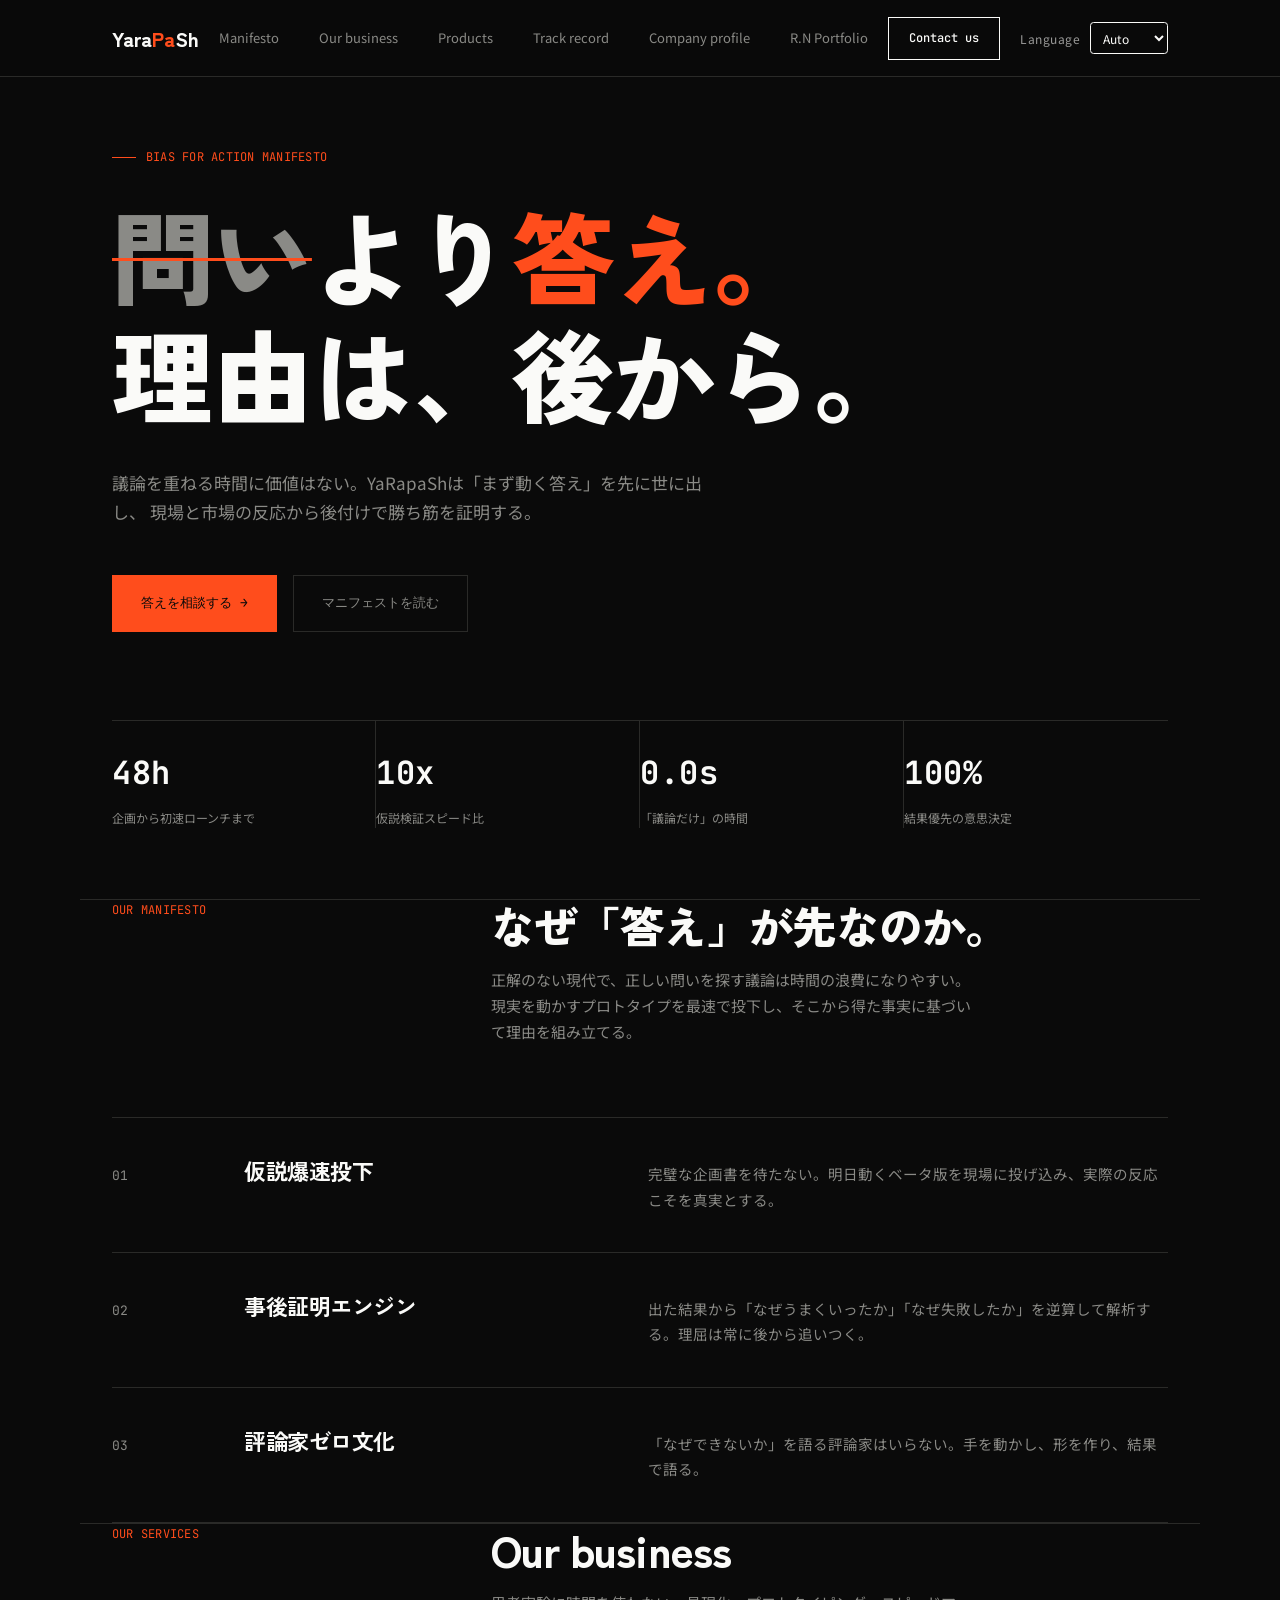
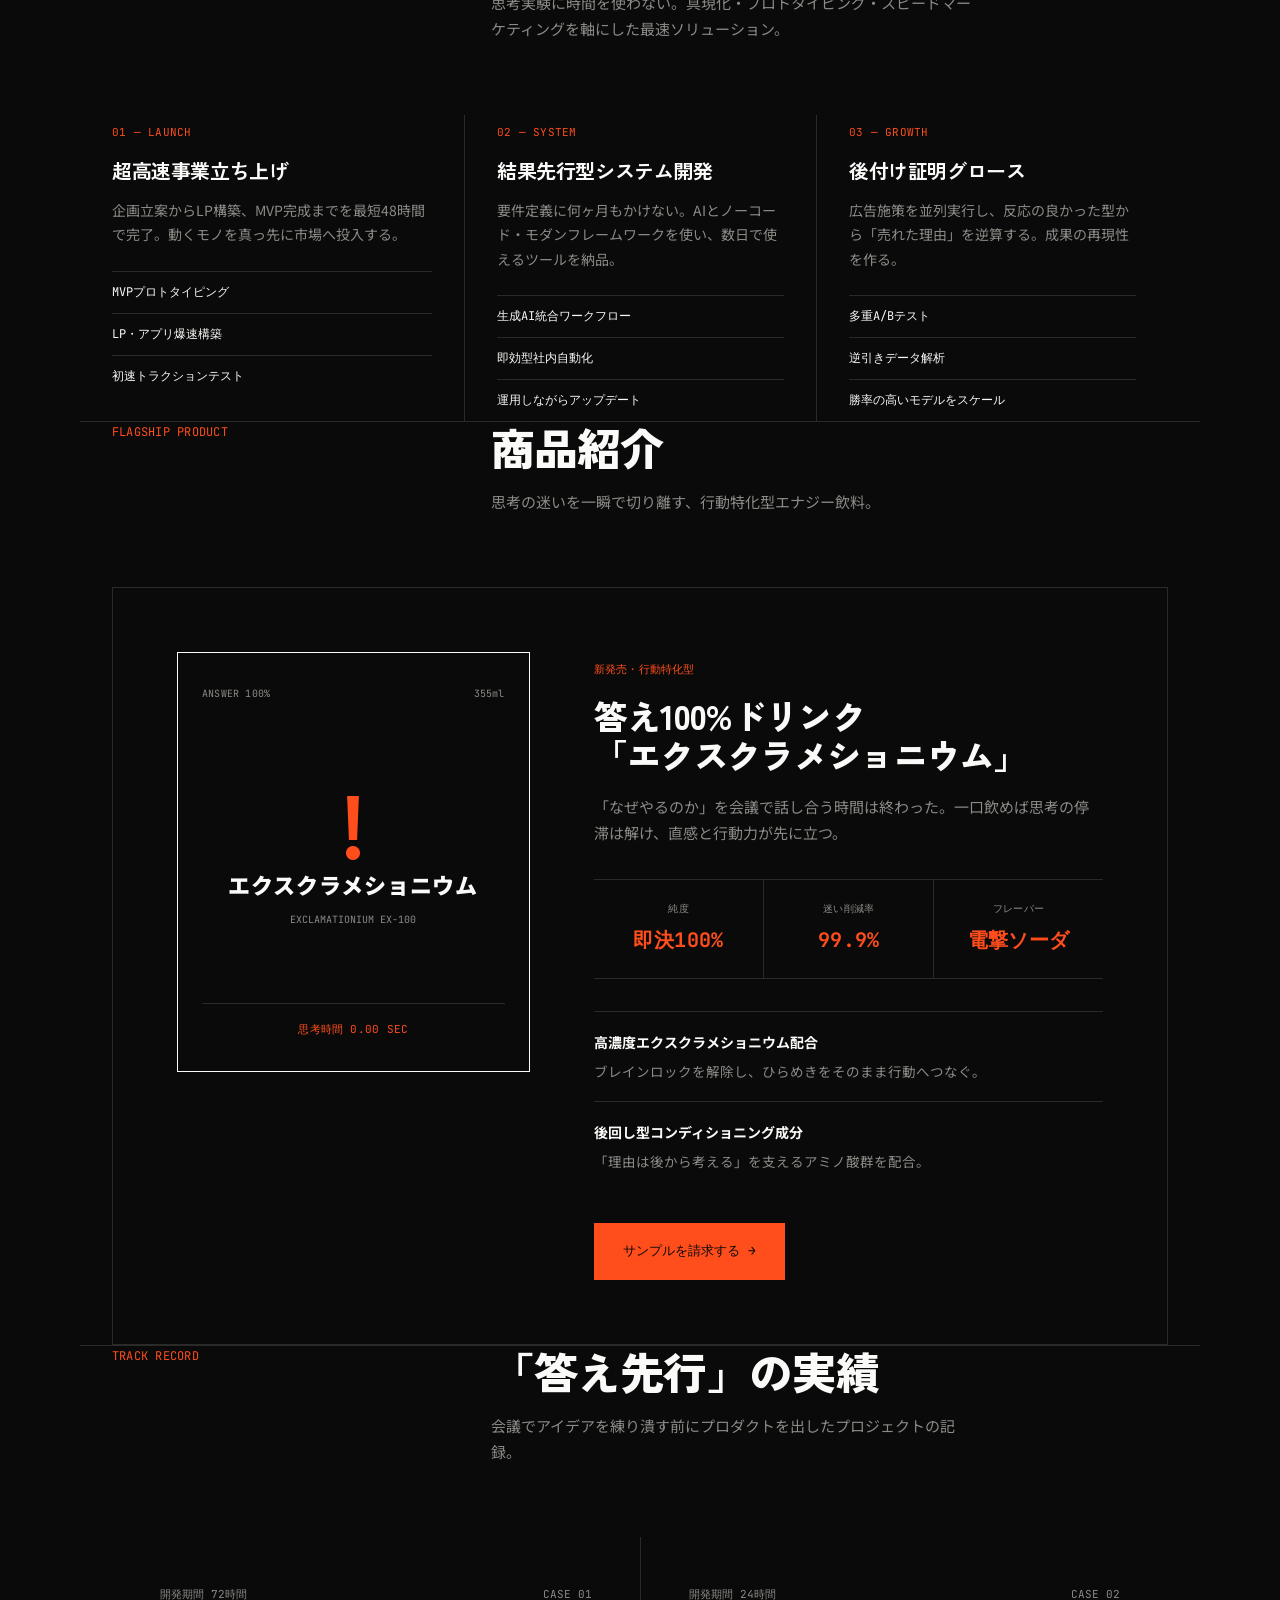
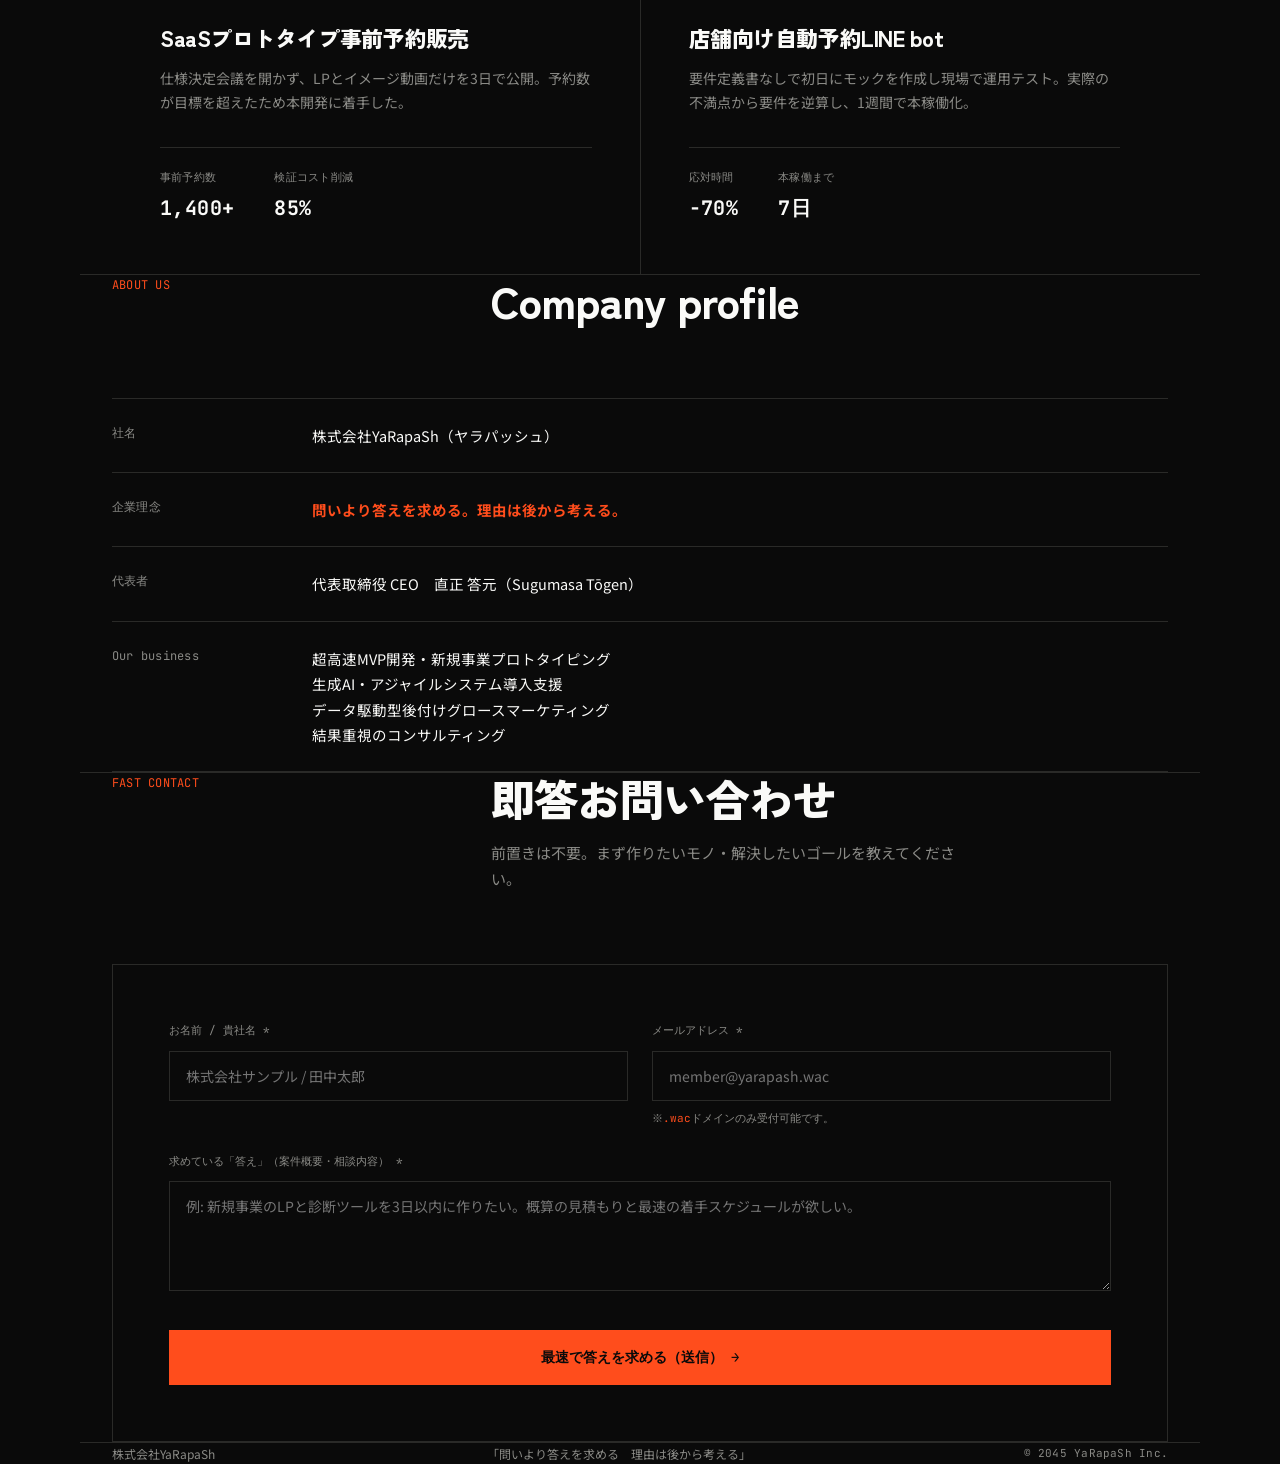
<file: index.html>
<!DOCTYPE html>
<html lang="ja">

<head>
    <meta charset="UTF-8">
    <meta name="viewport" content="width=device-width, initial-scale=1.0">
    <title>YaRapaSh | 問いより答え。</title>
    <link rel="preconnect" href="https://fonts.googleapis.com">
    <link rel="preconnect" href="https://fonts.gstatic.com" crossorigin>
    <link
        href="https://fonts.googleapis.com/css2?family=Zen+Kaku+Gothic+New:wght@500;700;900&family=Noto+Sans+JP:wght@400;500;700&family=JetBrains+Mono:wght@400;500;700&display=swap"
        rel="stylesheet">
    <link rel="stylesheet" href="src/style_ea9010e3.css">

<style>[data-language-host]{flex-wrap:wrap;gap:.75rem;min-height:fit-content}@media(max-width:640px){[data-language-host]{height:auto;padding-top:.75rem;padding-bottom:.75rem}[data-language-host] .site-language{margin:0}}</style>
</head>

<body>

    <header>
        <div class="nav-inner">
            <a href="#" class="logo">Yara<span>Pa</span>Sh</a>
            <nav class="links">
                <a href="#philosophy">マニフェスト</a>
                <a href="#services">事業内容</a>
                <a href="#product">プロダクト</a>
                <a href="#cases">実績</a>
                <a href="#company">会社概要</a>
                <a href="./RN-portfolio.html">R.N Portfolio</a>
            </nav>
            <a href="#contact" class="nav-cta">相談する</a>
        </div>
    </header>

    <section class="hero wrap" style="border-left:none;border-right:none;">
        <div class="hero-eyebrow mono">BIAS FOR ACTION MANIFESTO</div>
        <h1>
            <span class="hero-old">問い</span>より<span style="color:var(--accent)">答え。</span><br>
            理由は、後から。
        </h1>
        <p class="hero-lede">
            議論を重ねる時間に価値はない。YaRapaShは「まず動く答え」を先に世に出し、
            現場と市場の反応から後付けで勝ち筋を証明する。
        </p>
        <div class="hero-actions">
            <a href="#contact" class="btn-primary">答えを相談する →</a>
            <a href="#philosophy" class="btn-ghost">マニフェストを読む</a>
        </div>

        <div class="stat-row">
            <div class="stat">
                <div class="stat-num mono">48h</div>
                <div class="stat-label">企画から初速ローンチまで</div>
            </div>
            <div class="stat">
                <div class="stat-num mono">10x</div>
                <div class="stat-label">仮説検証スピード比</div>
            </div>
            <div class="stat">
                <div class="stat-num mono">0.0s</div>
                <div class="stat-label">「議論だけ」の時間</div>
            </div>
            <div class="stat">
                <div class="stat-num mono">100%</div>
                <div class="stat-label">結果優先の意思決定</div>
            </div>
        </div>
    </section>

    <section id="philosophy" class="wrap">
        <div class="sec-head">
            <span class="sec-eyebrow mono">OUR MANIFESTO</span>
            <div>
                <h2>なぜ「答え」が先なのか。</h2>
                <p class="sec-desc" style="margin-top:16px;">
                    正解のない現代で、正しい問いを探す議論は時間の浪費になりやすい。
                    現実を動かすプロトタイプを最速で投下し、そこから得た事実に基づいて理由を組み立てる。
                </p>
            </div>
        </div>

        <div class="principle-list">
            <div class="principle">
                <span class="principle-num mono">01</span>
                <h3>仮説爆速投下</h3>
                <p>完璧な企画書を待たない。明日動くベータ版を現場に投げ込み、実際の反応こそを真実とする。</p>
            </div>
            <div class="principle">
                <span class="principle-num mono">02</span>
                <h3>事後証明エンジン</h3>
                <p>出た結果から「なぜうまくいったか」「なぜ失敗したか」を逆算して解析する。理屈は常に後から追いつく。</p>
            </div>
            <div class="principle">
                <span class="principle-num mono">03</span>
                <h3>評論家ゼロ文化</h3>
                <p>「なぜできないか」を語る評論家はいらない。手を動かし、形を作り、結果で語る。</p>
            </div>
        </div>
    </section>

    <section id="services" class="wrap">
        <div class="sec-head">
            <span class="sec-eyebrow mono">OUR SERVICES</span>
            <div>
                <h2>事業内容</h2>
                <p class="sec-desc" style="margin-top:16px;">
                    思考実験に時間を使わない。具現化・プロトタイピング・スピードマーケティングを軸にした最速ソリューション。
                </p>
            </div>
        </div>

        <div class="service-grid">
            <div class="service">
                <span class="service-tag mono">01 — LAUNCH</span>
                <h3>超高速事業立ち上げ</h3>
                <p>企画立案からLP構築、MVP完成までを最短48時間で完了。動くモノを真っ先に市場へ投入する。</p>
                <ul>
                    <li>MVPプロトタイピング</li>
                    <li>LP・アプリ爆速構築</li>
                    <li>初速トラクションテスト</li>
                </ul>
            </div>
            <div class="service">
                <span class="service-tag mono">02 — SYSTEM</span>
                <h3>結果先行型システム開発</h3>
                <p>要件定義に何ヶ月もかけない。AIとノーコード・モダンフレームワークを使い、数日で使えるツールを納品。</p>
                <ul>
                    <li>生成AI統合ワークフロー</li>
                    <li>即効型社内自動化</li>
                    <li>運用しながらアップデート</li>
                </ul>
            </div>
            <div class="service">
                <span class="service-tag mono">03 — GROWTH</span>
                <h3>後付け証明グロース</h3>
                <p>広告施策を並列実行し、反応の良かった型から「売れた理由」を逆算する。成果の再現性を作る。</p>
                <ul>
                    <li>多重A/Bテスト</li>
                    <li>逆引きデータ解析</li>
                    <li>勝率の高いモデルをスケール</li>
                </ul>
            </div>
        </div>
    </section>

    <section id="product" class="wrap">
        <div class="sec-head">
            <span class="sec-eyebrow mono">FLAGSHIP PRODUCT</span>
            <div>
                <h2>商品紹介</h2>
                <p class="sec-desc" style="margin-top:16px;">
                    思考の迷いを一瞬で切り離す、行動特化型エナジー飲料。
                </p>
            </div>
        </div>

        <div class="product-panel">
            <div class="can">
                <div class="can-top mono">
                    <span>ANSWER 100%</span>
                    <span>355ml</span>
                </div>
                <div>
                    <div class="can-mark">!</div>
                    <div class="can-name">
                        <div class="jp">エクスクラメショニウム</div>
                        <div class="en">EXCLAMATIONIUM EX-100</div>
                    </div>
                </div>
                <div class="can-bottom mono">思考時間 0.00 SEC</div>
            </div>

            <div class="product-copy">
                <span class="service-tag mono">新発売・行動特化型</span>
                <h3 style="margin-top:16px;">答え100%ドリンク<br>「エクスクラメショニウム」</h3>
                <p>「なぜやるのか」を会議で話し合う時間は終わった。一口飲めば思考の停滞は解け、直感と行動力が先に立つ。</p>

                <div class="spec-row">
                    <div class="spec">
                        <div class="spec-label mono">純度</div>
                        <div class="spec-val mono">即決100%</div>
                    </div>
                    <div class="spec">
                        <div class="spec-label mono">迷い削減率</div>
                        <div class="spec-val mono">99.9%</div>
                    </div>
                    <div class="spec">
                        <div class="spec-label mono">フレーバー</div>
                        <div class="spec-val mono">電撃ソーダ</div>
                    </div>
                </div>

                <div class="feature-line">
                    <div>
                        <b>高濃度エクスクラメショニウム配合</b>
                        <span class="sub">ブレインロックを解除し、ひらめきをそのまま行動へつなぐ。</span>
                    </div>
                </div>
                <div class="feature-line">
                    <div>
                        <b>後回し型コンディショニング成分</b>
                        <span class="sub">「理由は後から考える」を支えるアミノ酸群を配合。</span>
                    </div>
                </div>

                <div style="margin-top:32px;">
                    <a href="#contact" class="btn-primary">サンプルを請求する →</a>
                </div>
            </div>
        </div>
    </section>

    <section id="cases" class="wrap">
        <div class="sec-head">
            <span class="sec-eyebrow mono">TRACK RECORD</span>
            <div>
                <h2>「答え先行」の実績</h2>
                <p class="sec-desc" style="margin-top:16px;">
                    会議でアイデアを練り潰す前にプロダクトを出したプロジェクトの記録。
                </p>
            </div>
        </div>

        <div class="case-grid">
            <div class="case">
                <div class="case-meta">
                    <span>開発期間 72時間</span>
                    <span>CASE 01</span>
                </div>
                <h3>SaaSプロトタイプ事前予約販売</h3>
                <p>仕様決定会議を開かず、LPとイメージ動画だけを3日で公開。予約数が目標を超えたため本開発に着手した。</p>
                <div class="case-figs">
                    <div>
                        <div class="fig-label mono">事前予約数</div>
                        <div class="fig-val mono">1,400+</div>
                    </div>
                    <div>
                        <div class="fig-label mono">検証コスト削減</div>
                        <div class="fig-val mono">85%</div>
                    </div>
                </div>
            </div>
            <div class="case">
                <div class="case-meta">
                    <span>開発期間 24時間</span>
                    <span>CASE 02</span>
                </div>
                <h3>店舗向け自動予約LINE bot</h3>
                <p>要件定義書なしで初日にモックを作成し現場で運用テスト。実際の不満点から要件を逆算し、1週間で本稼働化。</p>
                <div class="case-figs">
                    <div>
                        <div class="fig-label mono">応対時間</div>
                        <div class="fig-val mono">-70%</div>
                    </div>
                    <div>
                        <div class="fig-label mono">本稼働まで</div>
                        <div class="fig-val mono">7日</div>
                    </div>
                </div>
            </div>
        </div>
    </section>

    <section id="company" class="wrap company-table">
        <div class="sec-head">
            <span class="sec-eyebrow mono">ABOUT US</span>
            <h2>会社概要</h2>
        </div>

        <dl>
            <div class="row">
                <dt class="mono">社名</dt>
                <dd>株式会社YaRapaSh（ヤラパッシュ）</dd>
            </div>
            <div class="row">
                <dt class="mono">企業理念</dt>
                <dd class="highlight">問いより答えを求める。理由は後から考える。</dd>
            </div>
            <div class="row">
                <dt class="mono">代表者</dt>
                <dd>代表取締役 CEO　直正 答元（Sugumasa Tōgen）</dd>
            </div>
            <div class="row">
                <dt class="mono">事業内容</dt>
                <dd>
                    超高速MVP開発・新規事業プロトタイピング<br>
                    生成AI・アジャイルシステム導入支援<br>
                    データ駆動型後付けグロースマーケティング<br>
                    結果重視のコンサルティング
                </dd>
            </div>
        </dl>
    </section>

    <section id="contact" class="wrap">
        <div class="sec-head">
            <span class="sec-eyebrow mono">FAST CONTACT</span>
            <div>
                <h2>即答お問い合わせ</h2>
                <p class="sec-desc" style="margin-top:16px;">
                    前置きは不要。まず作りたいモノ・解決したいゴールを教えてください。
                </p>
            </div>
        </div>

        <div class="contact-panel">
            <form id="contact-form" onsubmit="handleContactSubmit(event)" novalidate>
                <div class="field-row">
                    <div>
                        <label for="contact-name">お名前 / 貴社名 *</label>
                        <input type="text" id="contact-name" required placeholder="株式会社サンプル / 田中太郎">
                    </div>
                    <div>
                        <label for="contact-email">メールアドレス *</label>
                        <input type="text" id="contact-email" required placeholder="member@yarapash.wac">
                        <div class="hint">※<span class="dom">.wac</span>ドメインのみ受付可能です。</div>
                        <div id="email-error" class="field-error">
                            <span>&#9888;</span>
                            <span>.wacドメインのメールアドレスを入力してください（例: name@yarapash.wac）</span>
                        </div>
                    </div>
                </div>

                <div style="margin-bottom:32px;">
                    <label for="contact-message">求めている「答え」（案件概要・相談内容） *</label>
                    <textarea id="contact-message" rows="4" required
                        placeholder="例: 新規事業のLPと診断ツールを3日以内に作りたい。概算の見積もりと最速の着手スケジュールが欲しい。"></textarea>
                </div>

                <button type="submit" class="submit-btn">最速で答えを求める（送信） →</button>
            </form>

            <div id="contact-success" class="success-box">
                送信完了しました。担当者より初期ソリューション（答え）をご返信いたします。
            </div>
        </div>
    </section>

    <footer class="wrap">
        <div class="footer-inner">
            <span>株式会社YaRapaSh</span>
            <span>「問いより答えを求める　理由は後から考える」</span>
            <span class="mono">&copy; 2045 YaRapaSh Inc.</span>
        </div>
    </footer>
    <script src="src/script_da584575.js"></script>
<script defer src="i18n.js?v=20261102-ui2" data-language-target=".nav-inner" data-site="YaRapaSh"></script>
</body>

</html>
</file>
<file: src/style_ea9010e3.css>
:root {
            --bg: #0a0a0a;
            --fg: #fafaf8;
            --sub: #8a8a86;
            --line: #2a2a28;
            --accent: #ff4d1c;
        }

        * {
            margin: 0;
            padding: 0;
            box-sizing: border-box;
        }

        html {
            scroll-behavior: smooth;
        }

        body {
            background: var(--bg);
            color: var(--fg);
            font-family: 'Noto Sans JP', sans-serif;
            font-size: 16px;
            line-height: 1.75;
            -webkit-font-smoothing: antialiased;
        }

        h1,
        h2,
        h3 {
            font-family: 'Zen Kaku Gothic New', sans-serif;
            font-weight: 900;
            letter-spacing: -0.02em;
            line-height: 1.15;
        }

        .mono {
            font-family: 'JetBrains Mono', monospace;
            letter-spacing: 0.02em;
        }

        a {
            color: inherit;
            text-decoration: none;
        }

        .wrap {
            max-width: 1120px;
            margin: 0 auto;
            padding: 0 32px;
        }

        @media (max-width: 640px) {
            .wrap {
                padding: 0 20px;
            }
        }

        /* ---------- Header ---------- */
        header {
            position: fixed;
            top: 0;
            left: 0;
            right: 0;
            z-index: 100;
            background: rgba(10, 10, 10, 0.88);
            backdrop-filter: blur(6px);
            border-bottom: 1px solid var(--line);
        }

        .nav-inner {
            max-width: 1120px;
            margin: 0 auto;
            padding: 0 32px;
            height: 76px;
            display: flex;
            align-items: center;
            justify-content: space-between;
        }

        .logo {
            font-family: 'Zen Kaku Gothic New', sans-serif;
            font-weight: 900;
            font-size: 20px;
            letter-spacing: -0.01em;
        }

        .logo span {
            color: var(--accent);
        }

        nav.links {
            display: flex;
            gap: 40px;
            font-size: 13px;
        }

        nav.links a {
            color: var(--sub);
            transition: color 0.2s;
        }

        nav.links a:hover {
            color: var(--fg);
        }

        .nav-cta {
            font-family: 'JetBrains Mono', monospace;
            font-size: 12px;
            font-weight: 500;
            border: 1px solid var(--fg);
            padding: 10px 20px;
        }

        .nav-cta:hover {
            background: var(--fg);
            color: var(--bg);
        }

        @media (max-width: 860px) {
            nav.links {
                display: none;
            }
        }

        /* ---------- Hero ---------- */
        .hero {
            min-height: 100svh;
            display: flex;
            flex-direction: column;
            justify-content: center;
            padding-top: 76px;
            border-bottom: 1px solid var(--line);
        }

        .hero-eyebrow {
            font-family: 'JetBrains Mono', monospace;
            font-size: 12px;
            color: var(--accent);
            margin-bottom: 28px;
            display: flex;
            align-items: center;
            gap: 10px;
        }

        .hero-eyebrow::before {
            content: '';
            width: 24px;
            height: 1px;
            background: var(--accent);
        }

        .hero h1 {
            font-size: clamp(40px, 8vw, 108px);
        }

        .hero-old {
            color: var(--sub);
            text-decoration: line-through;
            text-decoration-color: var(--accent);
            text-decoration-thickness: 3px;
        }

        .hero-lede {
            max-width: 620px;
            color: var(--sub);
            font-size: 17px;
            margin-top: 36px;
        }

        .hero-actions {
            display: flex;
            gap: 16px;
            margin-top: 48px;
            flex-wrap: wrap;
        }

        .btn-primary {
            font-family: 'JetBrains Mono', monospace;
            font-size: 13px;
            font-weight: 500;
            background: var(--accent);
            color: #0a0a0a;
            padding: 16px 28px;
            border: 1px solid var(--accent);
            transition: opacity 0.2s;
            display: inline-block;
        }

        .btn-primary:hover {
            opacity: 0.85;
        }

        .btn-ghost {
            font-family: 'JetBrains Mono', monospace;
            font-size: 13px;
            padding: 16px 28px;
            border: 1px solid var(--line);
            color: var(--sub);
            transition: border-color 0.2s, color 0.2s;
            display: inline-block;
        }

        .btn-ghost:hover {
            border-color: var(--fg);
            color: var(--fg);
        }

        .stat-row {
            display: grid;
            grid-template-columns: repeat(4, 1fr);
            margin-top: 88px;
            border-top: 1px solid var(--line);
        }

        .stat {
            padding: 24px 24px 0 0;
            border-right: 1px solid var(--line);
        }

        .stat:last-child {
            border-right: none;
        }

        .stat-num {
            font-family: 'JetBrains Mono', monospace;
            font-size: clamp(22px, 3vw, 32px);
            font-weight: 700;
            color: var(--fg);
        }

        .stat-label {
            font-size: 12px;
            color: var(--sub);
            margin-top: 6px;
        }

        @media (max-width: 640px) {
            .stat-row {
                grid-template-columns: repeat(2, 1fr);
            }

            .stat:nth-child(2) {
                border-right: none;
            }
        }

        /* ---------- Section shell ---------- */
        section {
            border-bottom: 1px solid var(--line);
            padding: 120px 0;
        }

        @media (max-width: 640px) {
            section {
                padding: 72px 0;
            }
        }

        .sec-head {
            display: grid;
            grid-template-columns: 1fr 2fr;
            gap: 40px;
            margin-bottom: 72px;
        }

        @media (max-width: 780px) {
            .sec-head {
                grid-template-columns: 1fr;
                gap: 20px;
            }
        }

        .sec-eyebrow {
            font-family: 'JetBrains Mono', monospace;
            font-size: 12px;
            color: var(--accent);
        }

        .sec-head h2 {
            font-size: clamp(28px, 4vw, 44px);
        }

        .sec-desc {
            color: var(--sub);
            font-size: 15px;
            max-width: 480px;
        }

        /* ---------- Manifesto ---------- */
        .principle-list {
            display: flex;
            flex-direction: column;
        }

        .principle {
            display: grid;
            grid-template-columns: 100px 1fr 1.4fr;
            gap: 32px;
            padding: 40px 0;
            border-top: 1px solid var(--line);
            align-items: baseline;
        }

        .principle:last-child {
            border-bottom: 1px solid var(--line);
        }

        .principle-num {
            font-family: 'JetBrains Mono', monospace;
            font-size: 13px;
            color: var(--sub);
        }

        .principle h3 {
            font-size: 22px;
            font-weight: 700;
        }

        .principle p {
            color: var(--sub);
            font-size: 14.5px;
        }

        @media (max-width: 780px) {
            .principle {
                grid-template-columns: 1fr;
                gap: 10px;
                padding: 28px 0;
            }
        }

        /* ---------- Services ---------- */
        .service-grid {
            display: grid;
            grid-template-columns: repeat(3, 1fr);
        }

        .service {
            border-left: 1px solid var(--line);
            padding: 0 32px;
        }

        .service:first-child {
            border-left: none;
            padding-left: 0;
        }

        .service-tag {
            font-family: 'JetBrains Mono', monospace;
            font-size: 11px;
            color: var(--accent);
        }

        .service h3 {
            font-size: 20px;
            margin: 16px 0 16px;
            font-weight: 700;
        }

        .service p {
            color: var(--sub);
            font-size: 14px;
            margin-bottom: 24px;
        }

        .service ul {
            list-style: none;
            font-family: 'JetBrains Mono', monospace;
            font-size: 12px;
            color: var(--fg);
        }

        .service li {
            padding: 10px 0;
            border-top: 1px solid var(--line);
        }

        @media (max-width: 780px) {
            .service-grid {
                grid-template-columns: 1fr;
                gap: 48px;
            }

            .service {
                border-left: none;
                padding: 0;
            }
        }

        /* ---------- Product ---------- */
        .product-panel {
            border: 1px solid var(--line);
            padding: 64px;
            display: grid;
            grid-template-columns: 0.9fr 1.3fr;
            gap: 64px;
        }

        @media (max-width: 900px) {
            .product-panel {
                grid-template-columns: 1fr;
                padding: 40px 28px;
                gap: 40px;
            }
        }

        .can {
            border: 1px solid var(--fg);
            padding: 32px 24px;
            display: flex;
            flex-direction: column;
            justify-content: space-between;
            height: 420px;
        }

        .can-top {
            display: flex;
            justify-content: space-between;
            font-family: 'JetBrains Mono', monospace;
            font-size: 10px;
            color: var(--sub);
        }

        .can-mark {
            font-family: 'Zen Kaku Gothic New', sans-serif;
            font-weight: 900;
            font-size: 88px;
            color: var(--accent);
            line-height: 1;
            text-align: center;
        }

        .can-name {
            text-align: center;
        }

        .can-name .jp {
            font-size: 22px;
            font-weight: 900;
            letter-spacing: 0.04em;
        }

        .can-name .en {
            font-family: 'JetBrains Mono', monospace;
            font-size: 10px;
            color: var(--sub);
            margin-top: 8px;
        }

        .can-bottom {
            font-family: 'JetBrains Mono', monospace;
            font-size: 11px;
            text-align: center;
            border-top: 1px solid var(--line);
            padding-top: 16px;
            color: var(--accent);
        }

        .product-copy h3 {
            font-size: clamp(24px, 3vw, 34px);
            margin-bottom: 20px;
        }

        .product-copy>p {
            color: var(--sub);
            font-size: 15px;
            margin-bottom: 32px;
        }

        .spec-row {
            display: grid;
            grid-template-columns: repeat(3, 1fr);
            border-top: 1px solid var(--line);
            border-bottom: 1px solid var(--line);
            margin-bottom: 32px;
        }

        .spec {
            padding: 20px 16px;
            border-left: 1px solid var(--line);
            text-align: center;
        }

        .spec:first-child {
            border-left: none;
        }

        .spec-label {
            font-family: 'JetBrains Mono', monospace;
            font-size: 10px;
            color: var(--sub);
        }

        .spec-val {
            font-family: 'JetBrains Mono', monospace;
            font-size: 20px;
            font-weight: 700;
            color: var(--accent);
            margin-top: 6px;
        }

        .feature-line {
            display: flex;
            gap: 16px;
            padding: 18px 0;
            border-top: 1px solid var(--line);
            font-size: 14px;
        }

        .feature-line:last-of-type {
            border-bottom: 1px solid var(--line);
        }

        .feature-line b {
            display: block;
            margin-bottom: 4px;
        }

        .feature-line span.sub {
            color: var(--sub);
            font-size: 13.5px;
        }

        @media (max-width: 480px) {
            .spec-row {
                grid-template-columns: 1fr;
            }

            .spec {
                border-left: none;
                border-top: 1px solid var(--line);
            }

            .spec:first-child {
                border-top: none;
            }
        }

        /* ---------- Cases ---------- */
        .case-grid {
            display: grid;
            grid-template-columns: 1fr 1fr;
            gap: 1px;
            background: var(--line);
        }

        .case {
            background: var(--bg);
            padding: 48px;
        }

        @media (max-width: 780px) {
            .case-grid {
                grid-template-columns: 1fr;
            }

            .case {
                padding: 36px 0;
            }
        }

        .case-meta {
            display: flex;
            justify-content: space-between;
            font-family: 'JetBrains Mono', monospace;
            font-size: 11px;
            color: var(--sub);
            margin-bottom: 20px;
        }

        .case h3 {
            font-size: 22px;
            margin-bottom: 16px;
        }

        .case p {
            color: var(--sub);
            font-size: 14px;
            margin-bottom: 32px;
        }

        .case-figs {
            display: flex;
            gap: 40px;
            border-top: 1px solid var(--line);
            padding-top: 20px;
        }

        .fig-label {
            font-family: 'JetBrains Mono', monospace;
            font-size: 11px;
            color: var(--sub);
        }

        .fig-val {
            font-family: 'JetBrains Mono', monospace;
            font-size: 20px;
            font-weight: 700;
            margin-top: 4px;
        }

        /* ---------- Company ---------- */
        .company-table dl {
            display: grid;
        }

        .row {
            display: grid;
            grid-template-columns: 200px 1fr;
            border-top: 1px solid var(--line);
            padding: 24px 0;
            font-size: 14.5px;
        }

        .row:last-child {
            border-bottom: 1px solid var(--line);
        }

        .row dt {
            font-family: 'JetBrains Mono', monospace;
            font-size: 12px;
            color: var(--sub);
        }

        .row dd.highlight {
            color: var(--accent);
            font-weight: 700;
        }

        @media (max-width: 640px) {
            .row {
                grid-template-columns: 1fr;
                gap: 6px;
            }
        }

        /* ---------- Contact ---------- */
        .contact-panel {
            border: 1px solid var(--line);
            padding: 56px;
        }

        @media (max-width: 640px) {
            .contact-panel {
                padding: 32px 24px;
            }
        }

        .field-row {
            display: grid;
            grid-template-columns: 1fr 1fr;
            gap: 24px;
            margin-bottom: 24px;
        }

        @media (max-width: 640px) {
            .field-row {
                grid-template-columns: 1fr;
            }
        }

        label {
            display: block;
            font-family: 'JetBrains Mono', monospace;
            font-size: 11px;
            color: var(--sub);
            margin-bottom: 10px;
        }

        input,
        textarea {
            width: 100%;
            background: transparent;
            border: 1px solid var(--line);
            color: var(--fg);
            padding: 14px 16px;
            font-size: 14px;
            font-family: 'Noto Sans JP', sans-serif;
            transition: border-color 0.2s;
        }

        input:focus,
        textarea:focus {
            outline: none;
            border-color: var(--accent);
        }

        .hint {
            font-family: 'JetBrains Mono', monospace;
            font-size: 11px;
            color: var(--sub);
            margin-top: 8px;
        }

        .hint .dom {
            color: var(--accent);
        }

        .field-error {
            display: none;
            align-items: center;
            gap: 6px;
            color: var(--accent);
            font-size: 12px;
            font-weight: 500;
            margin-top: 10px;
        }

        .field-error.show {
            display: flex;
        }

        .submit-btn {
            width: 100%;
            padding: 18px;
            background: var(--accent);
            border: none;
            color: #0a0a0a;
            font-family: 'JetBrains Mono', monospace;
            font-size: 14px;
            font-weight: 700;
            cursor: pointer;
            transition: opacity 0.2s;
        }

        .submit-btn:hover {
            opacity: 0.85;
        }

        .success-box {
            display: none;
            margin-top: 24px;
            padding: 20px;
            border: 1px solid var(--accent);
            color: var(--fg);
            font-size: 13.5px;
            text-align: center;
        }

        .success-box.show {
            display: block;
        }

        /* ---------- Footer ---------- */
        footer {
            padding: 40px 0;
        }

        .footer-inner {
            display: flex;
            justify-content: space-between;
            align-items: center;
            flex-wrap: wrap;
            gap: 16px;
            font-size: 12px;
            color: var(--sub);
        }

        .footer-inner .mono {
            font-size: 11px;
        }

        a:focus-visible,
        button:focus-visible,
        input:focus-visible,
        textarea:focus-visible {
            outline: 2px solid var(--accent);
            outline-offset: 2px;
        }

        @media (prefers-reduced-motion: reduce) {
            * {
                transition: none !important;
                animation: none !important;
            }
        }
</file>
